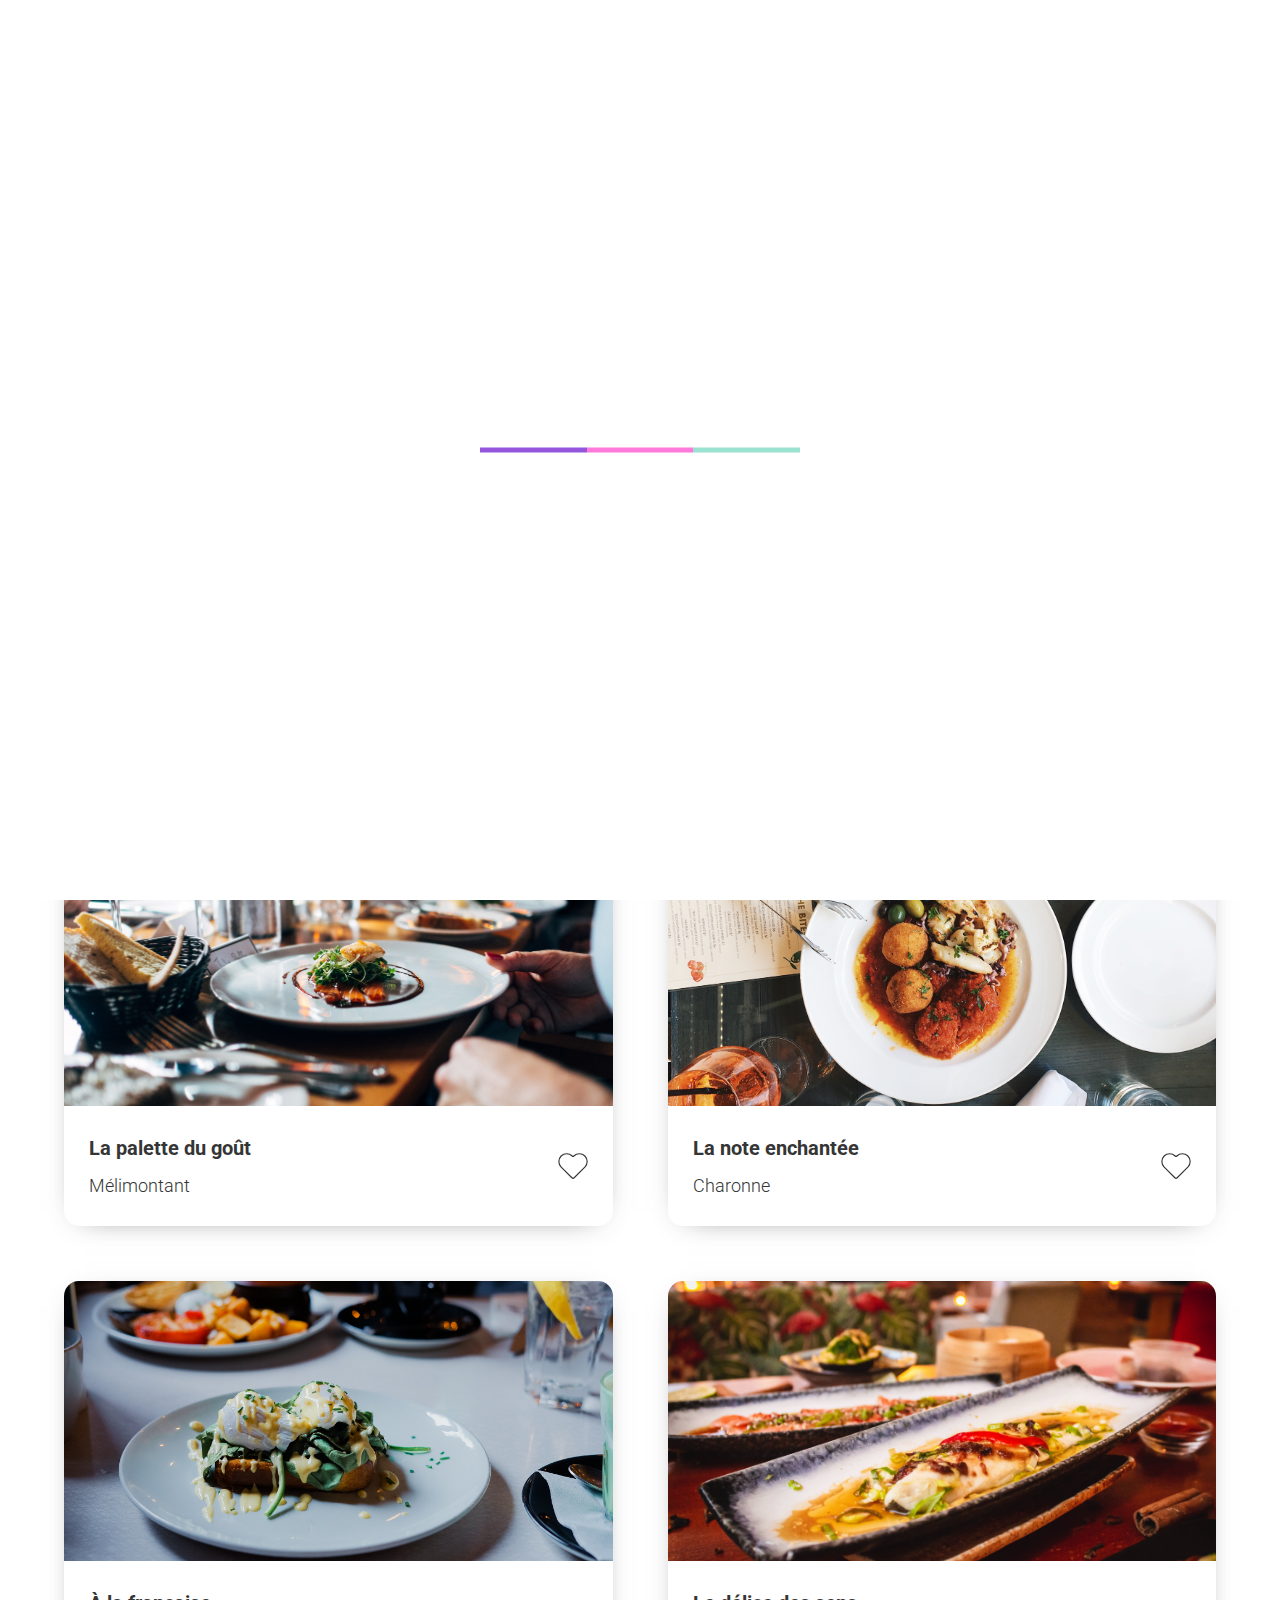
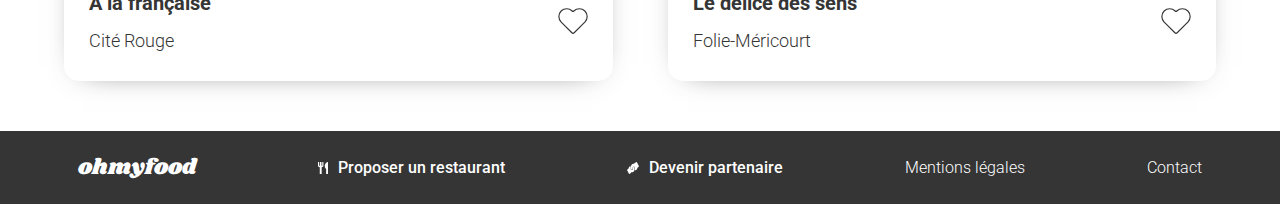
<file: index.html>
<!DOCTYPE html>
<html lang="fr">

<head>
  <meta charset="UTF-8" />
  <meta http-equiv="X-UA-Compatible" content="IE=edge" />
  <meta name="viewport" content="width=device-width, initial-scale=1.0" />

  <!-- Primary Meta Tags -->
  <title>Ohmyfood</title>
  <meta name="title" content="Ohmyfood" />
  <meta name="description"
    content="Réservez le menu qui vous convient, découvrez des restaurants d'exception, séléctionnés par nos soins." />

  <!-- Link css -->

  <link rel="stylesheet" type="text/css" href="./css/styles.css" />
  <link rel="stylesheet" type="text/css" href="./css/main.css" />
  <link rel="preconnect" href="https://fonts.googleapis.com">
  <link rel="preconnect" href="https://fonts.gstatic.com" crossorigin>
  <link
    href="https://fonts.googleapis.com/css2?family=Roboto:ital,wght@0,100;0,300;0,400;0,500;0,900;1,100;1,300;1,400;1,500;1,700;1,900&family=Shrikhand&display=swap"
    rel="stylesheet">

</head>

<body>

  <div class="loader">
    <div class="loader__wrapper">
      <div class="loader__wrapper__element loader__wrapper__element--1"></div>
      <div class="loader__wrapper__element loader__wrapper__element--2"></div>
      <div class="loader__wrapper__element loader__wrapper__element--3"></div>
    </div>
  </div>

  <header>
    <div class="nav">
      <div class="nav__logo">
        ohmyfood
      </div>
      <div class="nav__loc">
        <img src="./assets/svg/pos.svg" alt="">
        <h5>Paris, Belleville</h5>
      </div>
    </div>
  </header>

  <div class="info">
    <div class="presentation">
      <h1>Réservez le menu qui vous convient</h1>
      <h2>Découvrez des restaurants d'exception, séléctionnés par nos soins.</h2>
      <a class="presentation__cta cta" href="#list">Explorer nos restaurants</a>
    </div>

    <div class="running">
      <h2>Fonctionnement</h2>

      <!-- images en css avec attribut d'element pour changer la couleur ? fill emmet une erreur -->
      <div class="running__step" data-number="1">
        <div class="running__step__img running__step__img--1"></div>
        <h5>Choisissez un restaurant</h5>
      </div>
      <div class="running__step" data-number="2">
        <div class="running__step__img running__step__img--2"></div>
        <h5>Composez votre menu</h5>
      </div>
      <div class="running__step" data-number="3">
        <div class="running__step__img running__step__img--3"></div>
        <h5>Dégustez au restaurant</h5>
      </div>
    </div>
  </div>

  <div class="list" id="list">
    <h2>Restaurants</h2>
    <div class="list__wrapper">


      <div class="list__wrapper__container list__card__new">
        <a href="./la-palette-du-gout/" class="list__card">
          <div class="card__wrapper--img">
            <img src="./assets/img/restaurants/jay-wennington-N_Y88TWmGwA-unsplash.jpg" alt="">
          </div>
          <div class="list__card__info">
            <div class="list__card__info__text">
              <h4>La palette du goût</h4>
              <h4 class="list__card__info__text__pos">Mélimontant</h4>
            </div>
          </div>
        </a>
        <div class="hearth"></div>
      </div>

      <div class="list__wrapper__container list__card__new">
        <a href="./la-note-enchantee/" class="list__card">
          <div class="card__wrapper--img">
            <img src="./assets/img/restaurants/stil-u2Lp8tXIcjw-unsplash.jpg" alt="">
          </div>
          <div class="list__card__info">
            <div class="list__card__info__text">
              <h4>La note enchantée</h4>
              <h4 class="list__card__info__text__pos">Charonne</h4>
            </div>
          </div>
        </a>
        <div class="hearth"></div>
      </div>

      <div class="list__wrapper__container">
        <a href="./a-la-francaise/" class="list__card">
          <div class="card__wrapper--img">
            <img src="./assets/img/restaurants/toa-heftiba-DQKerTsQwi0-unsplash.jpg" alt="">
          </div>
          <div class="list__card__info">
            <div class="list__card__info__text">
              <h4>À la française</h4>
              <h4 class="list__card__info__text__pos">Cité Rouge</h4>
            </div>
          </div>
        </a>
        <div class="hearth"></div>
      </div>

      <div class="list__wrapper__container">
        <a href="./le-delice-des-sens/" class="list__card">
          <div class="card__wrapper--img">
            <img src="./assets/img/restaurants/louis-hansel-shotsoflouis-qNBGVyOCY8Q-unsplash.jpg" alt="">
          </div>
          <div class="list__card__info">
            <div class="list__card__info__text">
              <h4>Le délice des sens</h4>
              <h4 class="list__card__info__text__pos">Folie-Méricourt</h4>
            </div>
          </div>
        </a>
        <div class="hearth"></div>
      </div>



    </div>
  </div>

  <footer>
    <ul>
      <li class="footer__title">ohmyfood</li>
      <li>
        <a href="#">
          <img src="./assets/svg/dishes.svg" alt="">
          Proposer un restaurant
        </a>
      </li>
      <li>
        <a href="#">
          <img src="./assets/svg/hands.svg" alt="">
          Devenir partenaire
        </a>
      </li>
      <li>
        <a href="#" class="footer__thin">
          Mentions légales
        </a>
      </li>
      <li>
        <a href="mailto:votreadresse@mail.fr" class="footer__thin">
          Contact
        </a>
      </li>
    </ul>
  </footer>
</body>

</html>
</file>
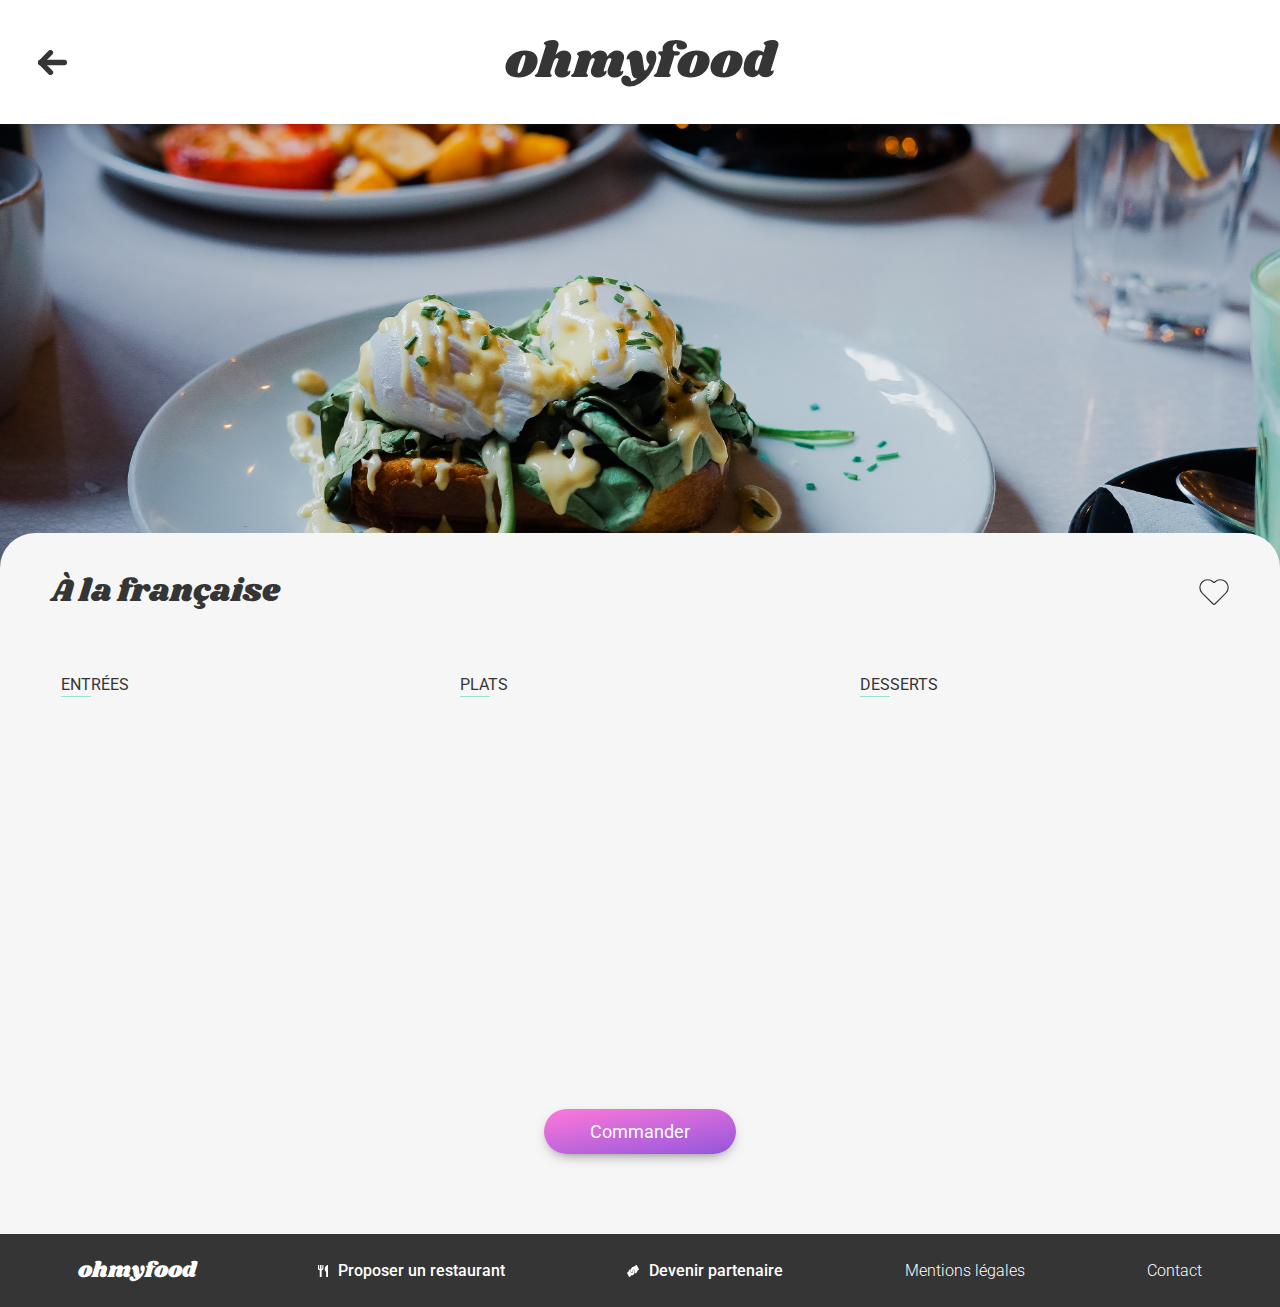
<file: a-la-francaise/index.html>
<!DOCTYPE html>
<html lang="fr">

<head>
  <meta charset="UTF-8" />
  <meta http-equiv="X-UA-Compatible" content="IE=edge" />
  <meta name="viewport" content="width=device-width, initial-scale=1.0" />

  <!-- Primary Meta Tags -->
  <title>Ohmyfood</title>
  <meta name="title" content="Ohmyfood" />
  <meta name="description" content="Réservez le menu qui vous convient, découvrez des restaurants d'exception, séléctionnés par nos soins." />

  <!-- Link css -->

  <link rel="stylesheet" type="text/css" href="../css/menu/styles.css" />
  <link rel="stylesheet" type="text/css" href="../css/main.css" />
  <link rel="preconnect" href="https://fonts.googleapis.com">
  <link rel="preconnect" href="https://fonts.gstatic.com" crossorigin>
  <link
    href="https://fonts.googleapis.com/css2?family=Roboto:ital,wght@0,100;0,300;0,400;0,500;0,900;1,100;1,300;1,400;1,500;1,700;1,900&family=Shrikhand&display=swap"
    rel="stylesheet">

</head>

<body>
  <header>
    <div class="nav">
      <div class="nav__logo">
        <a href="../" class="nav__logo__back">
          <img src="../assets/svg/back-arrow.svg" alt="">
        </a>
        ohmyfood
      </div>
    </div>
  </header>

  <img class="preview" src="../assets/img/restaurants/toa-heftiba-DQKerTsQwi0-unsplash.jpg" alt="">

  <div class="menu">
    <div class="menu__title">
      <h1>À la française</h1>
      <div class="hearth"></div>
    </div>
    <div class="menu__list">
      <div class="menu__list__categorie">
        <h5 class="menu__list__categorie__title">Entrées</h5>
        <div class="menu__list__categorie__cards">
          <div class="menu__list__categorie__cards__card appear__element appear__element--1">
            <div class="menu__list__categorie__cards__card__info">
              <h5>Tartare de poulpe acidulé</h5>
              <h6>Aux zestes d'orange</h6>
            </div>
            <h6 class="price">25€</h6>
            <div class="popup__check">
              <img class="checkbox" src="../assets/svg/checkbox.svg" alt="">
            </div>
          </div>
          <div class="menu__list__categorie__cards__card appear__element appear__element--2">
            <div class="menu__list__categorie__cards__card__info">
              <h5>Velouté de légumes d'antan</h5>
              <h6>Carotte, panais, topinambour</h6>
            </div>
            <h6 class="price">35€</h6>
            <div class="popup__check">
              <img class="checkbox" src="../assets/svg/checkbox.svg" alt="">
            </div>
          </div>
          <div class="menu__list__categorie__cards__card appear__element appear__element--3">
            <div class="menu__list__categorie__cards__card__info">
              <h5>Soupe à l'oignon</h5>
              <h6>Revisitée</h6>
            </div>
            <h6 class="price">20€</h6>
            <div class="popup__check">
              <img class="checkbox" src="../assets/svg/checkbox.svg" alt="">
            </div>
          </div>
        </div>
      </div>
      <div class="menu__list__categorie">
        <h5 class="menu__list__categorie__title">Plats</h5>
        <div class="menu__list__categorie__cards">
          <div class="menu__list__categorie__cards__card appear__element appear__element--1">
            <div class="menu__list__categorie__cards__card__info">
              <h5>Coquilles Saint-Jacques</h5>
              <h6>Accompagnées d'une purée de panais</h6>
            </div>
            <h6 class="price">40€</h6>
            <div class="popup__check">
              <img class="checkbox" src="../assets/svg/checkbox.svg" alt="">
            </div>
          </div>
          <div class="menu__list__categorie__cards__card appear__element appear__element--2">
            <div class="menu__list__categorie__cards__card__info">
              <h5>Magret de canard</h5>
              <h6>Et parmentier de pommes de terre</h6>
            </div>
            <h6 class="price">35€</h6>
            <div class="popup__check">
              <img class="checkbox" src="../assets/svg/checkbox.svg" alt="">
            </div>
          </div>
          <div class="menu__list__categorie__cards__card appear__element appear__element--3">
            <div class="menu__list__categorie__cards__card__info">
              <h5>Pigeonneau d’Ille-et-Vilaine</h5>
              <h6>Sur son lit de gnocchis aux légumes</h6>
            </div>
            <h6 class="price">44€</h6>
            <div class="popup__check">
              <img class="checkbox" src="../assets/svg/checkbox.svg" alt="">
            </div>
          </div>
        </div>
      </div>
      <div class="menu__list__categorie">
        <h5 class="menu__list__categorie__title">Desserts</h5>
        <div class="menu__list__categorie__cards">
          <div class="menu__list__categorie__cards__card appear__element appear__element--1">
            <div class="menu__list__categorie__cards__card__info">
              <h5>Pétales de violettes glacés</h5>
              <h6>Et purée de noisettes</h6>
            </div>
            <h6 class="price">18€</h6>
            <div class="popup__check">
              <img class="checkbox" src="../assets/svg/checkbox.svg" alt="">
            </div>
          </div>
          <div class="menu__list__categorie__cards__card appear__element appear__element--2">
            <div class="menu__list__categorie__cards__card__info">
              <h5>Fondant au chocolat</h5>
              <h6>Revisité</h6>
            </div>
            <h6 class="price">22€</h6>
            <div class="popup__check">
              <img class="checkbox" src="../assets/svg/checkbox.svg" alt="">
            </div>
          </div>
          <div class="menu__list__categorie__cards__card appear__element appear__element--3">
            <div class="menu__list__categorie__cards__card__info">
              <h5>Millefeuille croustillant</h5>
              <h6>Myrtilles et pâte d’amande</h6>
            </div>
            <h6 class="price">23€</h6>
            <div class="popup__check">
              <img class="checkbox" src="../assets/svg/checkbox.svg" alt="">
            </div>
          </div>
        </div>
      </div>
    </div>

    <a href="#" class="menu__cta cta">
      Commander
    </a>
  </div>
  <footer>
    <ul>
      <li class="footer__title">ohmyfood</li>
      <li>
        <a href="#">
          <img src="../assets/svg/dishes.svg" alt="">
          Proposer un restaurant
        </a>
      </li>
      <li>
        <a href="#">
          <img src="../assets/svg/hands.svg" alt="">
          Devenir partenaire
        </a>
      </li>
      <li>
        <a href="#" class="footer__thin">
          Mentions légales
        </a>
      </li>
      <li>
        <a href="mailto:votreadresse@mail.fr" class="footer__thin">
          Contact
        </a>
      </li>
    </ul>
  </footer>
</body>

</html>
</file>
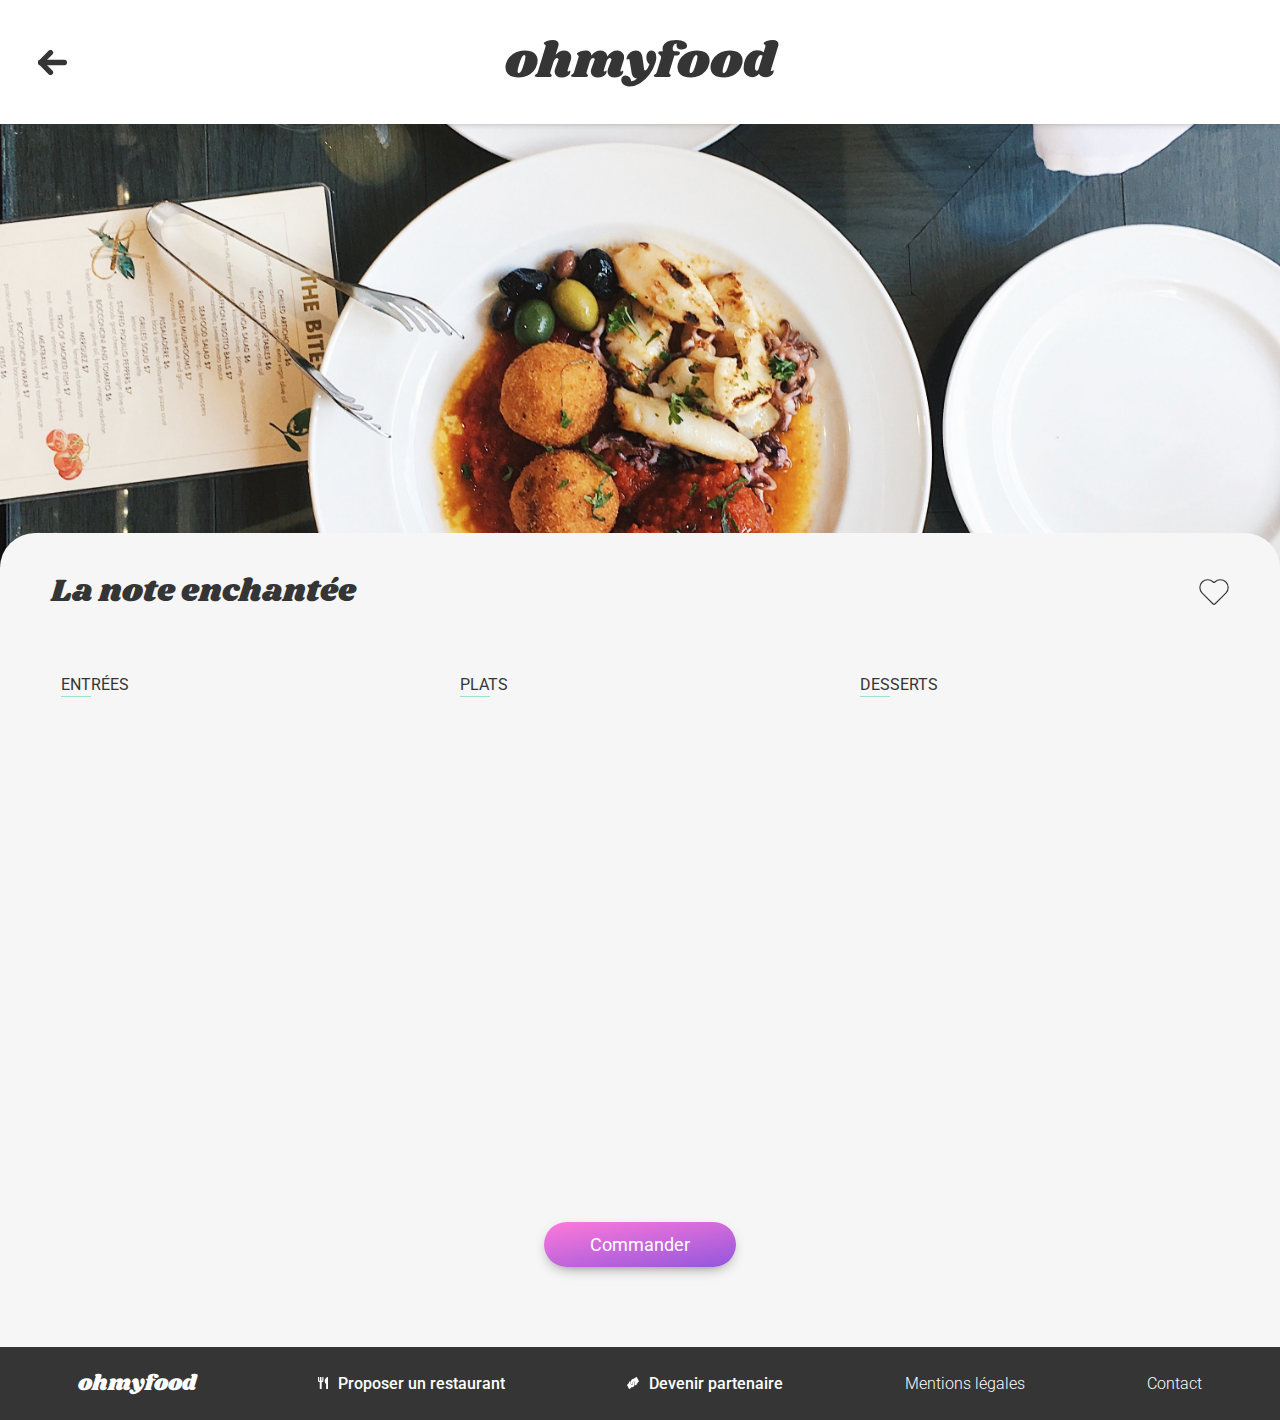
<file: la-note-enchantee/index.html>
<!DOCTYPE html>
<html lang="fr">

<head>
  <meta charset="UTF-8" />
  <meta http-equiv="X-UA-Compatible" content="IE=edge" />
  <meta name="viewport" content="width=device-width, initial-scale=1.0" />

  <!-- Primary Meta Tags -->
  <title>Ohmyfood</title>
  <meta name="title" content="Ohmyfood" />
  <meta name="description"
    content="Réservez le menu qui vous convient, découvrez des restaurants d'exception, séléctionnés par nos soins." />

  <!-- Link css -->

  <link rel="stylesheet" type="text/css" href="../css/menu/styles.css" />
  <link rel="stylesheet" type="text/css" href="../css/main.css" />
  <link rel="preconnect" href="https://fonts.googleapis.com">
  <link rel="preconnect" href="https://fonts.gstatic.com" crossorigin>
  <link
    href="https://fonts.googleapis.com/css2?family=Roboto:ital,wght@0,100;0,300;0,400;0,500;0,900;1,100;1,300;1,400;1,500;1,700;1,900&family=Shrikhand&display=swap"
    rel="stylesheet">

</head>

<body>
  <header>
    <div class="nav">
      <div class="nav__logo">
        <a href="../" class="nav__logo__back">
          <img src="../assets/svg/back-arrow.svg" alt="">
        </a>
        ohmyfood
      </div>
    </div>
  </header>

  <img class="preview" src="../assets/img/restaurants/stil-u2Lp8tXIcjw-unsplash.jpg" alt="">

  <div class="menu">
    <div class="menu__title">
      <h1>La note enchantée</h1>
      <div class="hearth"></div>
    </div>
    <div class="menu__list">
      <div class="menu__list__categorie">
        <h5 class="menu__list__categorie__title">Entrées</h5>
        <div class="menu__list__categorie__cards">
          <div class="menu__list__categorie__cards__card appear__element appear__element--1">
            <div class="menu__list__categorie__cards__card__info">
              <h5>Ravioles de foie gras</h5>
              <h6>Accompagnés de leur crème à la truffe</h6>
            </div>
            <h6 class="price">25€</h6>
            <div class="popup__check">
              <img class="checkbox" src="../assets/svg/checkbox.svg" alt="">
            </div>
          </div>
          <div class="menu__list__categorie__cards__card appear__element appear__element--2">
            <div class="menu__list__categorie__cards__card__info">
              <h5>Caviar osciètre</h5>
              <h6>Sur blini à la farine de blé noir</h6>
            </div>
            <h6 class="price">35€</h6>
            <div class="popup__check">
              <img class="checkbox" src="../assets/svg/checkbox.svg" alt="">
            </div>
          </div>
          <div class="menu__list__categorie__cards__card appear__element appear__element--3">
            <div class="menu__list__categorie__cards__card__info">
              <h5>Homard et espuma de potiron</h5>
              <h6>Mariné aux zestes d'orange</h6>
            </div>
            <h6 class="price">20€</h6>
            <div class="popup__check">
              <img class="checkbox" src="../assets/svg/checkbox.svg" alt="">
            </div>
          </div>
          <div class="menu__list__categorie__cards__card appear__element appear__element--4">
            <div class="menu__list__categorie__cards__card__info">
              <h5>Foie gras de canard cuit entier</h5>
              <h6>Confiture de figue et pain toasté</h6>
            </div>
            <h6 class="price">35€</h6>
            <div class="popup__check">
              <img class="checkbox" src="../assets/svg/checkbox.svg" alt="">
            </div>
          </div>
        </div>
      </div>
      <div class="menu__list__categorie">
        <h5 class="menu__list__categorie__title">Plats</h5>
        <div class="menu__list__categorie__cards">
          <div class="menu__list__categorie__cards__card appear__element appear__element--1">
            <div class="menu__list__categorie__cards__card__info">
              <h5>Noix de coquilles Saint-Jacques</h5>
              <h6>Sur lit de purée de céleri-rave</h6>
            </div>
            <h6 class="price">40€</h6>
            <div class="popup__check">
              <img class="checkbox" src="../assets/svg/checkbox.svg" alt="">
            </div>
          </div>
          <div class="menu__list__categorie__cards__card appear__element appear__element--2">
            <div class="menu__list__categorie__cards__card__info">
              <h5>Langoustine poêlée</h5>
              <h6>Purée de patate douce</h6>
            </div>
            <h6 class="price">35€</h6>
            <div class="popup__check">
              <img class="checkbox" src="../assets/svg/checkbox.svg" alt="">
            </div>
          </div>
          <div class="menu__list__categorie__cards__card appear__element appear__element--3">
            <div class="menu__list__categorie__cards__card__info">
              <h5>Mijoté de queue de boeuf</h5>
              <h6>Et riz sauvage aux zestes de citron</h6>
            </div>
            <h6 class="price">44€</h6>
            <div class="popup__check">
              <img class="checkbox" src="../assets/svg/checkbox.svg" alt="">
            </div>
          </div>
        </div>
      </div>
      <div class="menu__list__categorie">
        <h5 class="menu__list__categorie__title">Desserts</h5>
        <div class="menu__list__categorie__cards">
          <div class="menu__list__categorie__cards__card appear__element appear__element--1">
            <div class="menu__list__categorie__cards__card__info">
              <h5>Macaron noisette et chocolat</h5>
              <h6>Glace au caramel brun et sel de Guérande</h6>
            </div>
            <h6 class="price">18€</h6>
            <div class="popup__check">
              <img class="checkbox" src="../assets/svg/checkbox.svg" alt="">
            </div>
          </div>
          <div class="menu__list__categorie__cards__card appear__element appear__element--2">
            <div class="menu__list__categorie__cards__card__info">
              <h5>Baba au rhum revisité</h5>
              <h6>Avec son coulis de citron</h6>
            </div>
            <h6 class="price">22€</h6>
            <div class="popup__check">
              <img class="checkbox" src="../assets/svg/checkbox.svg" alt="">
            </div>
          </div>
          <div class="menu__list__categorie__cards__card appear__element appear__element--3">
            <div class="menu__list__categorie__cards__card__info">
              <h5>Tarte au citron meringuée</h5>
              <h6>Déstructurée</h6>
            </div>
            <h6 class="price">23€</h6>
            <div class="popup__check">
              <img class="checkbox" src="../assets/svg/checkbox.svg" alt="">
            </div>
          </div>
        </div>
      </div>
    </div>

    <a href="#" class="menu__cta cta">
      Commander
    </a>
  </div>
  <footer>
    <ul>
      <li class="footer__title">ohmyfood</li>
      <li>
        <a href="#">
          <img src="../assets/svg/dishes.svg" alt="">
          Proposer un restaurant
        </a>
      </li>
      <li>
        <a href="#">
          <img src="../assets/svg/hands.svg" alt="">
          Devenir partenaire
        </a>
      </li>
      <li>
        <a href="#" class="footer__thin">
          Mentions légales
        </a>
      </li>
      <li>
        <a href="mailto:votreadresse@mail.fr" class="footer__thin">
          Contact
        </a>
      </li>
    </ul>
  </footer>
</body>

</html>
</file>
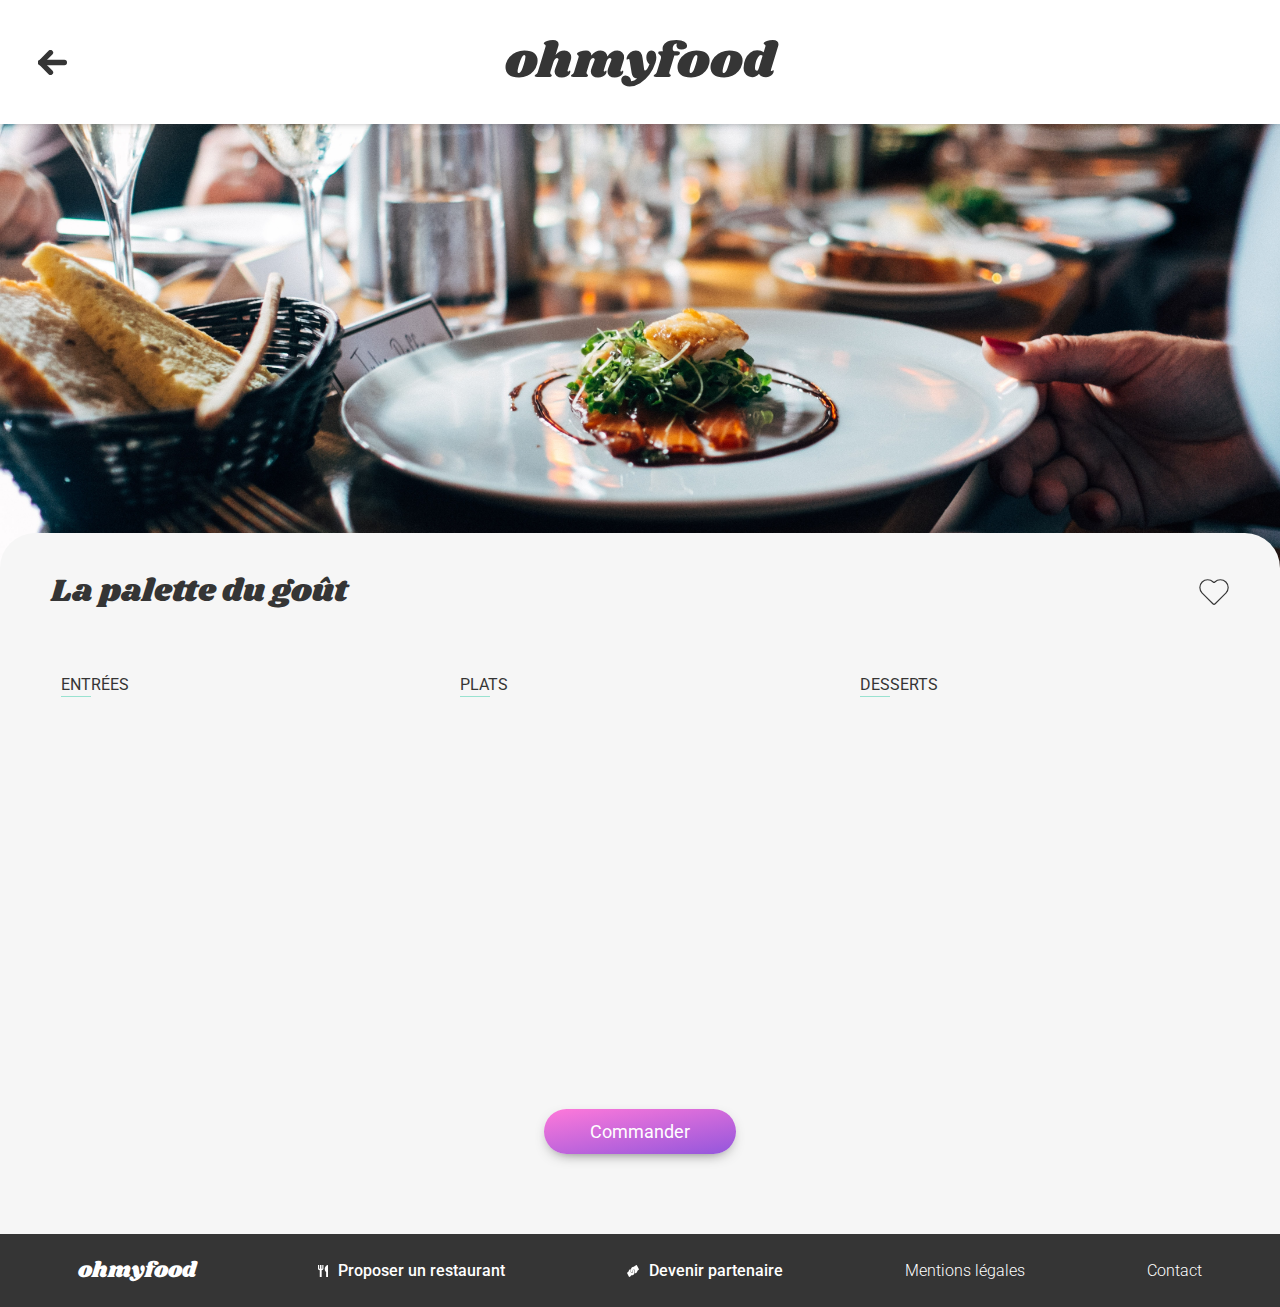
<file: la-palette-du-gout/index.html>
<!DOCTYPE html>
<html lang="fr">

<head>
  <meta charset="UTF-8" />
  <meta http-equiv="X-UA-Compatible" content="IE=edge" />
  <meta name="viewport" content="width=device-width, initial-scale=1.0" />

  <!-- Primary Meta Tags -->
  <title>Ohmyfood</title>
  <meta name="title" content="Ohmyfood" />
  <meta name="description" content="Réservez le menu qui vous convient, découvrez des restaurants d'exception, séléctionnés par nos soins." />

  <!-- Link css -->

  <link rel="stylesheet" type="text/css" href="../css/menu/styles.css" />
  <link rel="stylesheet" type="text/css" href="../css/main.css" />
  <link rel="preconnect" href="https://fonts.googleapis.com">
  <link rel="preconnect" href="https://fonts.gstatic.com" crossorigin>
  <link
    href="https://fonts.googleapis.com/css2?family=Roboto:ital,wght@0,100;0,300;0,400;0,500;0,900;1,100;1,300;1,400;1,500;1,700;1,900&family=Shrikhand&display=swap"
    rel="stylesheet">

</head>

<body>
  <header>
    <div class="nav">
      <div class="nav__logo">
        <a href="../" class="nav__logo__back">
          <img src="../assets/svg/back-arrow.svg" alt="">
        </a>
        ohmyfood
      </div>
    </div>
  </header>

  <img class="preview" src="../assets/img/restaurants/jay-wennington-N_Y88TWmGwA-unsplash.jpg" alt="">

  <div class="menu">
    <div class="menu__title">
      <h1>La palette du goût</h1>
      <div class="hearth"></div>
    </div>
    <div class="menu__list">
      <div class="menu__list__categorie">
        <h5 class="menu__list__categorie__title">Entrées</h5>
        <div class="menu__list__categorie__cards">
          <div class="menu__list__categorie__cards__card appear__element appear__element--1">
            <div class="menu__list__categorie__cards__card__info">
              <h5>Fricassée d'escargot</h5>
              <h6>Au piment d'Espelette</h6>
            </div>
            <h6 class="price">25€</h6>
            <div class="popup__check">
              <img class="checkbox" src="../assets/svg/checkbox.svg" alt="">
            </div>
          </div>
          <div class="menu__list__categorie__cards__card appear__element appear__element--2">
            <div class="menu__list__categorie__cards__card__info">
              <h5>Foie gras de canard mi-cuit</h5>
              <h6>Et ses copeaux de truffe noire</h6>
            </div>
            <h6 class="price">35€</h6>
            <div class="popup__check">
              <img class="checkbox" src="../assets/svg/checkbox.svg" alt="">
            </div>
          </div>
          <div class="menu__list__categorie__cards__card appear__element appear__element--3">
            <div class="menu__list__categorie__cards__card__info">
              <h5>Oeuf au plat</h5>
              <h6>Assaisonné à la truffe sur lit de caviar</h6>
            </div>
            <h6 class="price">20€</h6>
            <div class="popup__check">
              <img class="checkbox" src="../assets/svg/checkbox.svg" alt="">
            </div>
          </div>
        </div>
      </div>
      <div class="menu__list__categorie">
        <h5 class="menu__list__categorie__title">Plats</h5>
        <div class="menu__list__categorie__cards">
          <div class="menu__list__categorie__cards__card appear__element appear__element--1">
            <div class="menu__list__categorie__cards__card__info">
              <h5>Filet de boeuf aux herbes</h5>
              <h6>Accompagné de sa ribambelle de légumes</h6>
            </div>
            <h6 class="price">40€</h6>
            <div class="popup__check">
              <img class="checkbox" src="../assets/svg/checkbox.svg" alt="">
            </div>
          </div>
          <div class="menu__list__categorie__cards__card appear__element appear__element--2">
            <div class="menu__list__categorie__cards__card__info">
              <h5>Parmentier de queue de boeuf</h5>
              <h6>À la truffe noire sur sa purée de panais</h6>
            </div>
            <h6 class="price">35€</h6>
            <div class="popup__check">
              <img class="checkbox" src="../assets/svg/checkbox.svg" alt="">
            </div>
          </div>
          <div class="menu__list__categorie__cards__card appear__element appear__element--3">
            <div class="menu__list__categorie__cards__card__info">
              <h5>Filet de turbot</h5>
              <h6>Aux agrumes</h6>
            </div>
            <h6 class="price">44€</h6>
            <div class="popup__check">
              <img class="checkbox" src="../assets/svg/checkbox.svg" alt="">
            </div>
          </div>
        </div>
      </div>
      <div class="menu__list__categorie">
        <h5 class="menu__list__categorie__title">Desserts</h5>
        <div class="menu__list__categorie__cards">
          <div class="menu__list__categorie__cards__card appear__element appear__element--1">
            <div class="menu__list__categorie__cards__card__info">
              <h5>Paris-Brest</h5>
              <h6>Revisité</h6>
            </div>
            <h6 class="price">18€</h6>
            <div class="popup__check">
              <img class="checkbox" src="../assets/svg/checkbox.svg" alt="">
            </div>
          </div>
          <div class="menu__list__categorie__cards__card appear__element appear__element--2">
            <div class="menu__list__categorie__cards__card__info">
              <h5>Macaron au chocolat d'exception</h5>
              <h6>Et glace à la vanille de Madagascar</h6>
            </div>
            <h6 class="price">22€</h6>
            <div class="popup__check">
              <img class="checkbox" src="../assets/svg/checkbox.svg" alt="">
            </div>
          </div>
          <div class="menu__list__categorie__cards__card appear__element appear__element--3">
            <div class="menu__list__categorie__cards__card__info">
              <h5>Mousse au chocolat</h5>
              <h6>Au piment d'Espelette et à la truffe noire</h6>
            </div>
            <h6 class="price">23€</h6>
            <div class="popup__check">
              <img class="checkbox" src="../assets/svg/checkbox.svg" alt="">
            </div>
          </div>
        </div>
      </div>
    </div>

    <a href="#" class="menu__cta cta">
      Commander
    </a>
  </div>
  <footer>
    <ul>
      <li class="footer__title">ohmyfood</li>
      <li>
        <a href="#">
          <img src="../assets/svg/dishes.svg" alt="">
          Proposer un restaurant
        </a>
      </li>
      <li>
        <a href="#">
          <img src="../assets/svg/hands.svg" alt="">
          Devenir partenaire
        </a>
      </li>
      <li>
        <a href="#" class="footer__thin">
          Mentions légales
        </a>
      </li>
      <li>
        <a href="mailto:votreadresse@mail.fr" class="footer__thin">
          Contact
        </a>
      </li>
    </ul>
  </footer>
</body>

</html>
</file>
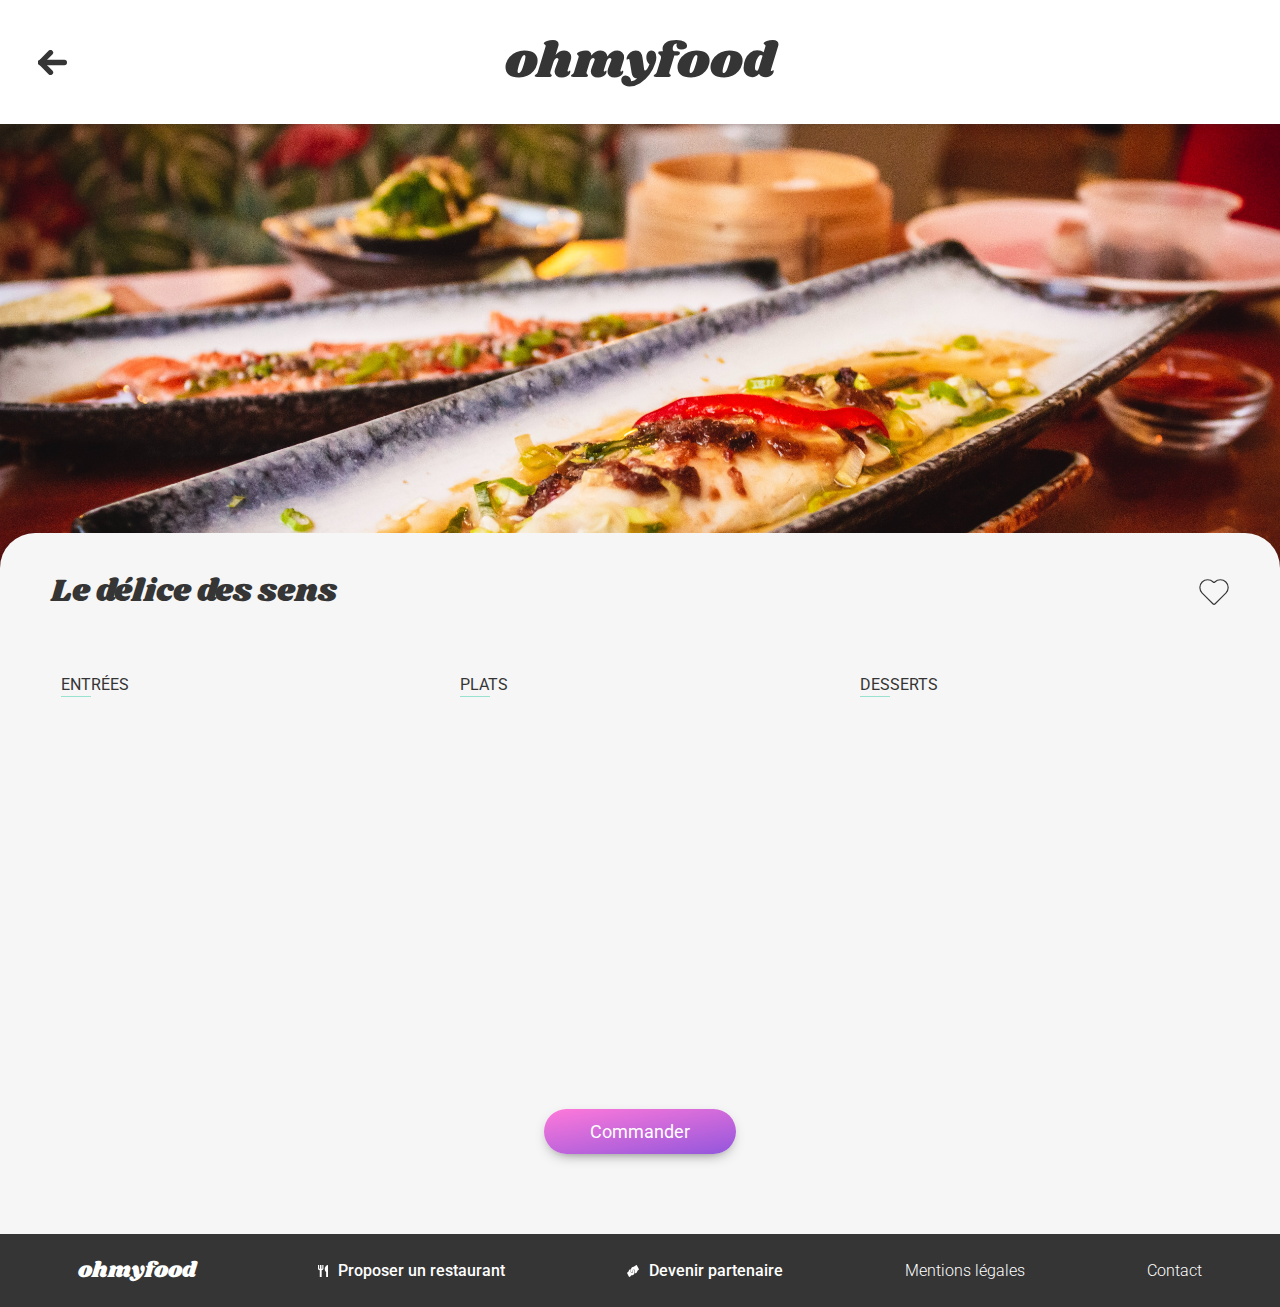
<file: le-delice-des-sens/index.html>
<!DOCTYPE html>
<html lang="fr">

<head>
  <meta charset="UTF-8" />
  <meta http-equiv="X-UA-Compatible" content="IE=edge" />
  <meta name="viewport" content="width=device-width, initial-scale=1.0" />

  <!-- Primary Meta Tags -->
  <title>Ohmyfood</title>
  <meta name="title" content="Ohmyfood" />
  <meta name="description" content="Réservez le menu qui vous convient, découvrez des restaurants d'exception, séléctionnés par nos soins." />

  <!-- Link css -->

  <link rel="stylesheet" type="text/css" href="../css/menu/styles.css" />
  <link rel="stylesheet" type="text/css" href="../css/main.css" />
  <link rel="preconnect" href="https://fonts.googleapis.com">
  <link rel="preconnect" href="https://fonts.gstatic.com" crossorigin>
  <link
    href="https://fonts.googleapis.com/css2?family=Roboto:ital,wght@0,100;0,300;0,400;0,500;0,900;1,100;1,300;1,400;1,500;1,700;1,900&family=Shrikhand&display=swap"
    rel="stylesheet">

</head>

<body>
  <header>
    <div class="nav">
      <div class="nav__logo">
        <a href="../" class="nav__logo__back">
          <img src="../assets/svg/back-arrow.svg" alt="">
        </a>
        ohmyfood
      </div>
    </div>
  </header>

  <img class="preview" src="../assets/img/restaurants/louis-hansel-shotsoflouis-qNBGVyOCY8Q-unsplash.jpg" alt="">

  <div class="menu">
    <div class="menu__title">
      <h1>Le délice des sens</h1>
      <div class="hearth"></div>
    </div>
    <div class="menu__list">
      <div class="menu__list__categorie">
        <h5 class="menu__list__categorie__title">Entrées</h5>
        <div class="menu__list__categorie__cards">
          <div class="menu__list__categorie__cards__card appear__element appear__element--1">
            <div class="menu__list__categorie__cards__card__info">
              <h5>Tartare de thon</h5>
              <h6>Assaisonné au yuzu</h6>
            </div>
            <h6 class="price">25€</h6>
            <div class="popup__check">
              <img class="checkbox" src="../assets/svg/checkbox.svg" alt="">
            </div>
          </div>
          <div class="menu__list__categorie__cards__card appear__element appear__element--2">
            <div class="menu__list__categorie__cards__card__info">
              <h5>Bouchée de homard croustillant</h5>
              <h6>Et sa farandole de petits légumes</h6>
            </div>
            <h6 class="price">35€</h6>
            <div class="popup__check">
              <img class="checkbox" src="../assets/svg/checkbox.svg" alt="">
            </div>
          </div>
          <div class="menu__list__categorie__cards__card appear__element appear__element--3">
            <div class="menu__list__categorie__cards__card__info">
              <h5>Velouté de cèpes</h5>
              <h6>Aux truffes</h6>
            </div>
            <h6 class="price">20€</h6>
            <div class="popup__check">
              <img class="checkbox" src="../assets/svg/checkbox.svg" alt="">
            </div>
          </div>
        </div>
      </div>
      <div class="menu__list__categorie">
        <h5 class="menu__list__categorie__title">Plats</h5>
        <div class="menu__list__categorie__cards">
          <div class="menu__list__categorie__cards__card appear__element appear__element--1">
            <div class="menu__list__categorie__cards__card__info">
              <h5>Poulet rôti aux herbes de Provence</h5>
              <h6>Et sa crème de truffe</h6>
            </div>
            <h6 class="price">40€</h6>
            <div class="popup__check">
              <img class="checkbox" src="../assets/svg/checkbox.svg" alt="">
            </div>
          </div>
          <div class="menu__list__categorie__cards__card appear__element appear__element--2">
            <div class="menu__list__categorie__cards__card__info">
              <h5>Langouste rôtie </h5>
              <h6>Et ses légumes de saison</h6>
            </div>
            <h6 class="price">35€</h6>
            <div class="popup__check">
              <img class="checkbox" src="../assets/svg/checkbox.svg" alt="">
            </div>
          </div>
          <div class="menu__list__categorie__cards__card appear__element appear__element--3">
            <div class="menu__list__categorie__cards__card__info">
              <h5>Côte de boeuf Angus</h5>
              <h6>Et sa purée de panais</h6>
            </div>
            <h6 class="price">44€</h6>
            <div class="popup__check">
              <img class="checkbox" src="../assets/svg/checkbox.svg" alt="">
            </div>
          </div>
        </div>
      </div>
      <div class="menu__list__categorie">
        <h5 class="menu__list__categorie__title">Desserts</h5>
        <div class="menu__list__categorie__cards">
          <div class="menu__list__categorie__cards__card appear__element appear__element--1">
            <div class="menu__list__categorie__cards__card__info">
              <h5>Farandole de desserts</h5>
              <h6>Du chef</h6>
            </div>
            <h6 class="price">18€</h6>
            <div class="popup__check">
              <img class="checkbox" src="../assets/svg/checkbox.svg" alt="">
            </div>
          </div>
          <div class="menu__list__categorie__cards__card appear__element appear__element--2">
            <div class="menu__list__categorie__cards__card__info">
              <h5>Crème brulée</h5>
              <h6>Revisitée</h6>
            </div>
            <h6 class="price">22€</h6>
            <div class="popup__check">
              <img class="checkbox" src="../assets/svg/checkbox.svg" alt="">
            </div>
          </div>
          <div class="menu__list__categorie__cards__card appear__element appear__element--3">
            <div class="menu__list__categorie__cards__card__info">
              <h5>Tiramisu</h5>
              <h6>À la noisette</h6>
            </div>
            <h6 class="price">23€</h6>
            <div class="popup__check">
              <img class="checkbox" src="../assets/svg/checkbox.svg" alt="">
            </div>
          </div>
        </div>
      </div>
    </div>

    <a href="#" class="menu__cta cta">
      Commander
    </a>
  </div>
  <footer>
    <ul>
      <li class="footer__title">ohmyfood</li>
      <li>
        <a href="#">
          <img src="../assets/svg/dishes.svg" alt="">
          Proposer un restaurant
        </a>
      </li>
      <li>
        <a href="#">
          <img src="../assets/svg/hands.svg" alt="">
          Devenir partenaire
        </a>
      </li>
      <li>
        <a href="#" class="footer__thin">
          Mentions légales
        </a>
      </li>
      <li>
        <a href="mailto:votreadresse@mail.fr" class="footer__thin">
          Contact
        </a>
      </li>
    </ul>
  </footer>
</body>

</html>
</file>
<file: css/styles.css>
.hearth {
  position: absolute;
  bottom: 15%;
  right: 15px;
  -webkit-transform: translate(0%, 50%);
          transform: translate(0%, 50%);
  width: 20px;
  height: 20px;
  background: center/contain no-repeat url("../assets/svg/hearth-stroke.svg");
  cursor: pointer;
  -webkit-transition: all 0.5s ease-in;
  transition: all 0.5s ease-in;
}

.hearth:hover {
  background: center/contain no-repeat url("../assets/svg/hearth.svg");
}

.info {
  width: 100%;
  display: -webkit-box;
  display: -ms-flexbox;
  display: flex;
  -webkit-box-orient: vertical;
  -webkit-box-direction: normal;
      -ms-flex-direction: column;
          flex-direction: column;
}

.presentation {
  padding: 30px 5% 50px 5%;
  width: 100%;
  display: -webkit-box;
  display: -ms-flexbox;
  display: flex;
  -webkit-box-orient: vertical;
  -webkit-box-direction: normal;
      -ms-flex-direction: column;
          flex-direction: column;
  -webkit-box-align: center;
      -ms-flex-align: center;
          align-items: center;
  -webkit-box-pack: center;
      -ms-flex-pack: center;
          justify-content: center;
  text-align: center;
  gap: 20px;
  background: #f6f6f6;
}

.presentation h1 {
  padding: 0 15% 0 15%;
  font-weight: 1000;
}

.presentation h2 {
  font-size: 16px;
  font-weight: 300;
}

.presentation__cta {
  margin: 7px 0 0 0;
  padding: 12px 16px 12px 16px;
  font-size: 14px;
  background: linear-gradient(-10deg, #9356dc, #ff79da);
  color: white;
  border: none;
  border-radius: 100px;
  -webkit-box-shadow: 0px 5px 15px -8px #353535;
          box-shadow: 0px 5px 15px -8px #353535;
  cursor: pointer;
}

.running {
  padding: 35px 0 25px 0;
  width: 100%;
  display: -webkit-box;
  display: -ms-flexbox;
  display: flex;
  -webkit-box-orient: vertical;
  -webkit-box-direction: normal;
      -ms-flex-direction: column;
          flex-direction: column;
  -webkit-box-align: center;
      -ms-flex-align: center;
          align-items: center;
  -webkit-box-pack: center;
      -ms-flex-pack: center;
          justify-content: center;
  gap: 15px;
}

.running h2 {
  width: 90%;
}

.running__step {
  position: relative;
  margin: 0 2.5% 0 2.5%;
  width: 85%;
  height: 60px;
  display: -webkit-box;
  display: -ms-flexbox;
  display: flex;
  -webkit-box-orient: horizontal;
  -webkit-box-direction: normal;
      -ms-flex-direction: row;
          flex-direction: row;
  -webkit-box-align: center;
      -ms-flex-align: center;
          align-items: center;
  -webkit-box-pack: left;
      -ms-flex-pack: left;
          justify-content: left;
  gap: 15px;
  background: #f6f6f6;
  border-radius: 10px;
  -webkit-box-shadow: 0px 5px 15px #d9d9d9;
          box-shadow: 0px 5px 15px #d9d9d9;
  -webkit-transform: translate(5px);
          transform: translate(5px);
}

.running__step img {
  width: auto;
  height: 25%;
}

.running__step__img {
  margin: 0 15px 0 0;
  width: 15px;
  height: 15px;
}

.running__step__img--1 {
  background: center/contain no-repeat url("../assets/svg/phone.svg");
}

.running__step__img--2 {
  background: center/contain no-repeat url("../assets/svg/list.svg");
}

.running__step__img--3 {
  background: center/contain no-repeat url("../assets/svg/restaurant.svg");
}

.running__step h5 {
  z-index: 1;
}

.running__step::before {
  content: attr(data-number);
  width: 20px;
  height: 20px;
  display: -webkit-box;
  display: -ms-flexbox;
  display: flex;
  -webkit-box-align: center;
      -ms-flex-align: center;
          align-items: center;
  -webkit-box-pack: center;
      -ms-flex-pack: center;
          justify-content: center;
  background: #9356dc;
  color: white;
  font-size: 80%;
  border-radius: 50%;
  -webkit-transform: translate(-50%);
          transform: translate(-50%);
}

.running__step::after {
  content: "";
  position: absolute;
  width: 100%;
  height: 100%;
  background: #9356dc;
  border-radius: 10px;
  opacity: 0;
}

.running__step:hover,
.running__step .running__step {
  -webkit-box-shadow: 0px 5px 15px #c9c9c9;
          box-shadow: 0px 5px 15px #c9c9c9;
}

.running__step:hover::after {
  opacity: 0.1;
}

.running__step:hover .running__step__img--1 {
  background: center/contain no-repeat url("../assets/svg/phone--purple.svg");
}

.running__step:hover .running__step__img--2 {
  background: center/contain no-repeat url("../assets/svg/list--purple.svg");
}

.running__step:hover .running__step__img--3 {
  background: center/contain no-repeat url("../assets/svg/restaurant--purple.svg");
}

.list {
  padding: 50px 0 50px 0;
  display: -webkit-box;
  display: -ms-flexbox;
  display: flex;
  -webkit-box-orient: vertical;
  -webkit-box-direction: normal;
      -ms-flex-direction: column;
          flex-direction: column;
  -webkit-box-align: center;
      -ms-flex-align: center;
          align-items: center;
  -webkit-box-pack: center;
      -ms-flex-pack: center;
          justify-content: center;
  gap: 25px;
  background: #f6f6f6;
}

.list h2 {
  width: 90%;
}

.list__wrapper {
  width: 90%;
  display: -webkit-box;
  display: -ms-flexbox;
  display: flex;
  -webkit-box-orient: horizontal;
  -webkit-box-direction: normal;
      -ms-flex-direction: row;
          flex-direction: row;
  -webkit-box-align: center;
      -ms-flex-align: center;
          align-items: center;
  -webkit-box-pack: center;
      -ms-flex-pack: center;
          justify-content: center;
  -ms-flex-wrap: wrap;
      flex-wrap: wrap;
  gap: 20px;
}

.list__wrapper__container {
  position: relative;
  min-width: 40%;
  height: 215px;
  color: #353535;
  overflow: hidden;
  border-radius: 15px;
  -webkit-box-shadow: 0px 5px 30px -20px #353535;
          box-shadow: 0px 5px 30px -20px #353535;
  -webkit-box-flex: 1;
      -ms-flex: 1 1 400px;
          flex: 1 1 400px;
}

.list__card {
  position: relative;
  min-width: 40%;
  height: 215px;
  color: #353535;
  overflow: hidden;
  border-radius: 15px;
  -webkit-box-shadow: 0px 5px 30px -20px #353535;
          box-shadow: 0px 5px 30px -20px #353535;
  -webkit-box-flex: 1;
      -ms-flex: 1 1 400px;
          flex: 1 1 400px;
}

.list__card .card__wrapper--img {
  width: 100%;
  height: 70%;
  overflow: hidden;
}

.list__card .card__wrapper--img img {
  width: 100%;
  height: 100%;
  -o-object-fit: cover;
     object-fit: cover;
  -o-object-position: 0 60%;
     object-position: 0 60%;
}

.list__card__new::after {
  content: "Nouveau";
  position: absolute;
  top: 4%;
  right: 4%;
  padding: 6px 12px 6px 12px;
  font-size: 12px;
  background: #99e2d0;
  color: #00724c;
  border-radius: 2px;
}

.list__card__info {
  padding: 0 15px 0 15px;
  height: 30%;
  display: -webkit-box;
  display: -ms-flexbox;
  display: flex;
  -webkit-box-orient: horizontal;
  -webkit-box-direction: normal;
      -ms-flex-direction: row;
          flex-direction: row;
  -webkit-box-align: center;
      -ms-flex-align: center;
          align-items: center;
  -webkit-box-pack: justify;
      -ms-flex-pack: justify;
          justify-content: space-between;
}

.list__card__info__text {
  display: -webkit-box;
  display: -ms-flexbox;
  display: flex;
  -webkit-box-orient: vertical;
  -webkit-box-direction: normal;
      -ms-flex-direction: column;
          flex-direction: column;
  gap: 5px;
}

.list__card__info__text__pos {
  font-weight: 300;
}

.list__card__info .hearth {
  padding: 0 30px 0 0;
}

@media screen and (min-width: 1024px) {
  .hearth {
    right: 25px;
    width: 30px;
    height: 30px;
  }
  .info {
    height: 60vh;
    -webkit-box-orient: horizontal;
    -webkit-box-direction: normal;
        -ms-flex-direction: row;
            flex-direction: row;
  }
  .presentation h1 {
    padding: 0;
    width: 100%;
    font-size: 2vw;
  }
  .presentation h2 {
    width: 60%;
    font-size: 1.4vw;
    font-weight: 400;
  }
  .presentation__cta {
    margin: 40px 0 0 0;
    font-size: 18px;
  }
  .running {
    padding: 35px 0 50px 0;
    -ms-flex-pack: distribute;
        justify-content: space-around;
    background: #f6f6f6;
  }
  .running h2 {
    width: 75%;
  }
  .running__step {
    height: 75px;
    gap: 15px;
    background: white;
  }
  .running__step__img {
    width: 18.75px;
    height: 18.75px;
  }
  .running h5 {
    font-size: 18px;
  }
  .running::before {
    width: 30px;
    height: 30px;
    font-size: 90%;
  }
  .list {
    background: none;
  }
  .list__wrapper {
    gap: 55px;
  }
  .list__wrapper__container {
    height: 400px;
  }
  .list__card {
    height: 400px;
  }
  .list__card__new::after {
    font-size: 16px;
  }
  .list__card__info {
    padding: 0 25px 0 25px;
    height: 30%;
    display: -webkit-box;
    display: -ms-flexbox;
    display: flex;
    -webkit-box-orient: horizontal;
    -webkit-box-direction: normal;
        -ms-flex-direction: row;
            flex-direction: row;
    -webkit-box-align: center;
        -ms-flex-align: center;
            align-items: center;
    -webkit-box-pack: justify;
        -ms-flex-pack: justify;
            justify-content: space-between;
  }
  .list__card__info__text {
    font-size: 20px;
    gap: 15px;
  }
  .list__card__info__text__pos {
    font-size: 18px;
  }
}
/*# sourceMappingURL=styles.css.map */
</file>
<file: css/main.css>
* {
  margin: 0;
  padding: 0;
  list-style: none;
  outline: none;
  -webkit-box-sizing: border-box;
          box-sizing: border-box;
  text-decoration: none;
  scroll-behavior: smooth;
  font-family: "Roboto", sans-serif;
  color: #353535;
}

body {
  position: relative;
}

.loader {
  position: fixed;
  width: 100%;
  height: 100%;
  background: white;
  z-index: 2;
  -webkit-animation: loader 2.5s linear forwards;
          animation: loader 2.5s linear forwards;
  overflow: hidden;
}

.loader__wrapper {
  position: absolute;
  top: 50%;
  left: 50%;
  width: 25vw;
  height: auto;
  display: -webkit-box;
  display: -ms-flexbox;
  display: flex;
  -webkit-box-align: center;
      -ms-flex-align: center;
          align-items: center;
  -webkit-box-pack: center;
      -ms-flex-pack: center;
          justify-content: center;
  -webkit-transform: translate(-50%, -50%);
          transform: translate(-50%, -50%);
}

.loader__wrapper__element {
  -webkit-box-flex: 1;
      -ms-flex: 1 1 33%;
          flex: 1 1 33%;
  height: 5px;
  -webkit-transform-origin: left;
          transform-origin: left;
  -webkit-animation: loader-element 1s ease-in-out forwards;
          animation: loader-element 1s ease-in-out forwards;
}

.loader__wrapper__element--1 {
  -webkit-animation-delay: 0.33333s;
          animation-delay: 0.33333s;
}

.loader__wrapper__element--2 {
  -webkit-animation-delay: 0.66667s;
          animation-delay: 0.66667s;
}

.loader__wrapper__element--3 {
  -webkit-animation-delay: 1s;
          animation-delay: 1s;
}

@-webkit-keyframes loader-element {
  0% {
    height: 5px;
  }
  75% {
    -webkit-transform: scale(2);
            transform: scale(2);
  }
  100% {
    height: 100vh;
  }
}

@keyframes loader-element {
  0% {
    height: 5px;
  }
  75% {
    -webkit-transform: scale(2);
            transform: scale(2);
  }
  100% {
    height: 100vh;
  }
}

.loader__wrapper__element--1 {
  background: #9356dc;
}

.loader__wrapper__element--2 {
  background: #ff79da;
}

.loader__wrapper__element--3 {
  background: #99e2d0;
}

@-webkit-keyframes loader {
  0% {
  }
  90% {
    -webkit-transform: translate(0, 0);
            transform: translate(0, 0);
  }
  100% {
    -webkit-transform: translate(0, 100%);
            transform: translate(0, 100%);
  }
}

@keyframes loader {
  0% {
  }
  90% {
    -webkit-transform: translate(0, 0);
            transform: translate(0, 0);
  }
  100% {
    -webkit-transform: translate(0, 100%);
            transform: translate(0, 100%);
  }
}

h1 {
  font-size: 20px;
}

h2 {
  font-size: 20px;
}

.nav {
  width: 100%;
  display: -webkit-box;
  display: -ms-flexbox;
  display: flex;
  -webkit-box-orient: vertical;
  -webkit-box-direction: normal;
      -ms-flex-direction: column;
          flex-direction: column;
  -webkit-box-align: start;
      -ms-flex-align: start;
          align-items: flex-start;
  -webkit-box-pack: center;
      -ms-flex-pack: center;
          justify-content: center;
}

.nav__logo {
  position: relative;
  padding: 4%;
  width: 100%;
  height: 100%;
  display: -webkit-box;
  display: -ms-flexbox;
  display: flex;
  -webkit-box-align: center;
      -ms-flex-align: center;
          align-items: center;
  -webkit-box-pack: center;
      -ms-flex-pack: center;
          justify-content: center;
  font-family: "Shrikhand", cursive;
  font-size: 25px;
  -webkit-box-shadow: 0px -5px 10px #353535;
          box-shadow: 0px -5px 10px #353535;
  z-index: 1;
}

.nav__logo__back {
  position: absolute;
  left: 5%;
  width: auto;
  height: 20%;
  display: -webkit-box;
  display: -ms-flexbox;
  display: flex;
  -webkit-box-align: center;
      -ms-flex-align: center;
          align-items: center;
  -webkit-box-pack: center;
      -ms-flex-pack: center;
          justify-content: center;
}

.nav__logo__back img {
  width: 100%;
  height: 100%;
}

.nav__loc {
  padding: 15px;
  width: 100%;
  height: 100%;
  display: -webkit-box;
  display: -ms-flexbox;
  display: flex;
  -webkit-box-align: center;
      -ms-flex-align: center;
          align-items: center;
  -webkit-box-pack: center;
      -ms-flex-pack: center;
          justify-content: center;
  gap: 10px;
  background: #eaeaea;
  color: #353535;
}

.nav__loc img {
  width: 15px;
  height: 15px;
}

.cta {
  position: relative;
  overflow: hidden;
}

.cta::after {
  content: "";
  position: absolute;
  top: 0;
  left: 0;
  width: 100%;
  height: 100%;
  background: white;
  opacity: 0;
  z-index: 1;
}

.cta:hover {
  -webkit-box-shadow: 0px 5px 15px -8px #111;
          box-shadow: 0px 5px 15px -8px #111;
}

.cta:hover::after {
  opacity: 0.1;
}

footer {
  padding: 20px;
  display: -webkit-box;
  display: -ms-flexbox;
  display: flex;
  -webkit-box-orient: vertical;
  -webkit-box-direction: normal;
      -ms-flex-direction: column;
          flex-direction: column;
  -webkit-box-align: start;
      -ms-flex-align: start;
          align-items: flex-start;
  -webkit-box-pack: center;
      -ms-flex-pack: center;
          justify-content: center;
  background: #353535;
}

footer ul {
  display: -webkit-box;
  display: -ms-flexbox;
  display: flex;
  -webkit-box-orient: vertical;
  -webkit-box-direction: normal;
      -ms-flex-direction: column;
          flex-direction: column;
  -webkit-box-align: start;
      -ms-flex-align: start;
          align-items: flex-start;
  -webkit-box-pack: center;
      -ms-flex-pack: center;
          justify-content: center;
  gap: 5px;
}

footer ul .footer__title {
  font-family: "Shrikhand", cursive;
}

footer ul li {
  color: white;
}

footer h4 {
  margin: 0 0 10px 0;
  font-family: "Shrikhand", cursive;
  font-weight: 100;
  font-size: 14px;
}

footer h4,
footer a {
  display: -webkit-box;
  display: -ms-flexbox;
  display: flex;
  -webkit-box-align: center;
      -ms-flex-align: center;
          align-items: center;
  font-size: 12px;
  font-weight: 500;
  color: white;
  gap: 10px;
}

footer h4 img,
footer a img {
  width: auto;
  height: 12px;
}

footer .footer__thin {
  font-weight: 300;
}

.appear__element {
  opacity: 0;
  -webkit-animation: appear 1s ease-in-out forwards;
          animation: appear 1s ease-in-out forwards;
}

.appear__element--1 {
  -webkit-animation-delay: 0.25s;
          animation-delay: 0.25s;
}

.appear__element--2 {
  -webkit-animation-delay: 0.5s;
          animation-delay: 0.5s;
}

.appear__element--3 {
  -webkit-animation-delay: 0.75s;
          animation-delay: 0.75s;
}

.appear__element--4 {
  -webkit-animation-delay: 1s;
          animation-delay: 1s;
}

@-webkit-keyframes appear {
  from {
    opacity: 0;
    -webkit-transform: translate(0, 50%);
            transform: translate(0, 50%);
  }
  to {
    opacity: 1;
  }
}

@keyframes appear {
  from {
    opacity: 0;
    -webkit-transform: translate(0, 50%);
            transform: translate(0, 50%);
  }
  to {
    opacity: 1;
  }
}

@media screen and (min-width: 1024px) {
  h1 {
    font-size: 32px;
  }
  h2 {
    font-size: 32px;
  }
  h5 {
    font-size: 16px;
  }
  h6 {
    font-size: 13px;
  }
  .nav {
    -webkit-box-align: start;
        -ms-flex-align: start;
            align-items: flex-start;
    -webkit-box-pack: left;
        -ms-flex-pack: left;
            justify-content: left;
  }
  .nav__logo {
    padding: 2%;
    font-size: 50px;
    background: white;
  }
  .nav__logo__back {
    left: 3%;
  }
  .nav__loc {
    font-size: 20px;
  }
  footer ul {
    width: 100%;
    -webkit-box-orient: horizontal;
    -webkit-box-direction: normal;
        -ms-flex-direction: row;
            flex-direction: row;
    -webkit-box-align: center;
        -ms-flex-align: center;
            align-items: center;
    -ms-flex-pack: distribute;
        justify-content: space-around;
  }
  footer ul .footer__title {
    padding: 0;
    margin: 0;
    font-size: 22px;
  }
  footer ul a {
    position: relative;
    font-size: 16px;
  }
  footer ul a::after {
    content: "";
    position: absolute;
    bottom: -30%;
    width: 0px;
    height: 1.5px;
    background: #99e2d0;
    -webkit-transition: all 0.7s ease-in-out;
    transition: all 0.7s ease-in-out;
  }
  footer ul a:hover::after {
    width: 30%;
  }
}
/*# sourceMappingURL=main.css.map */
</file>
<file: css/menu/styles.css>
.preview {
  -o-object-fit: cover;
     object-fit: cover;
  width: 100%;
  max-height: 450px;
}

body {
  background: #f6f6f6;
}

.menu {
  padding: 35px 4% 35px 4%;
  display: -webkit-box;
  display: -ms-flexbox;
  display: flex;
  -webkit-box-orient: vertical;
  -webkit-box-direction: normal;
      -ms-flex-direction: column;
          flex-direction: column;
  -webkit-box-align: center;
      -ms-flex-align: center;
          align-items: center;
  -webkit-box-pack: center;
      -ms-flex-pack: center;
          justify-content: center;
  gap: 25px;
  background: #f6f6f6;
  border-radius: 35px 35px 0 0;
  -webkit-transform: translate(0, -45px);
          transform: translate(0, -45px);
}

.menu__title {
  width: 100%;
  display: -webkit-box;
  display: -ms-flexbox;
  display: flex;
  -webkit-box-align: center;
      -ms-flex-align: center;
          align-items: center;
  -webkit-box-pack: justify;
      -ms-flex-pack: justify;
          justify-content: space-between;
}

.menu__title h1 {
  font-family: "Shrikhand", cursive;
  font-weight: 100;
}

.menu__title .hearth {
  width: 20px;
  height: 20px;
  background: center/contain no-repeat url("../../assets/svg/hearth-stroke.svg");
  cursor: pointer;
  -webkit-transition: all 0.5s ease-in;
  transition: all 0.5s ease-in;
}

.menu__title .hearth:hover {
  background: center/contain no-repeat url("../../assets/svg/hearth.svg");
}

.menu__list {
  width: 100%;
  display: -webkit-box;
  display: -ms-flexbox;
  display: flex;
  -webkit-box-orient: vertical;
  -webkit-box-direction: normal;
      -ms-flex-direction: column;
          flex-direction: column;
  -webkit-box-align: center;
      -ms-flex-align: center;
          align-items: center;
  -webkit-box-pack: center;
      -ms-flex-pack: center;
          justify-content: center;
  gap: 35px;
}

.menu__list__categorie {
  width: 100%;
}

.menu__list__categorie__title {
  position: relative;
  padding: 0 0 15px 0;
  text-transform: uppercase;
  font-weight: 400;
}

.menu__list__categorie__title::after {
  content: "";
  position: absolute;
  left: 0;
  bottom: 35%;
  width: 30px;
  height: 1.5px;
  background: #99e2d0;
}

.menu__list__categorie__cards {
  display: -webkit-box;
  display: -ms-flexbox;
  display: flex;
  -webkit-box-orient: vertical;
  -webkit-box-direction: normal;
      -ms-flex-direction: column;
          flex-direction: column;
  gap: 12.5px;
}

.menu__list__categorie__cards__card {
  padding: 0% 0% 0% 12px;
  height: 50px;
  display: -webkit-box;
  display: -ms-flexbox;
  display: flex;
  -webkit-box-align: center;
      -ms-flex-align: center;
          align-items: center;
  -webkit-box-pack: justify;
      -ms-flex-pack: justify;
          justify-content: space-between;
  gap: 10px;
  background: white;
  border-radius: 10px;
  -webkit-box-shadow: 0px 7px 7px #eaeaea;
          box-shadow: 0px 7px 7px #eaeaea;
  cursor: pointer;
  overflow: hidden;
}

.menu__list__categorie__cards__card .price {
  padding: 0 0 10px 0;
  height: 100%;
  display: -webkit-box;
  display: -ms-flexbox;
  display: flex;
  -webkit-box-orient: vertical;
  -webkit-box-direction: normal;
      -ms-flex-direction: column;
          flex-direction: column;
  -webkit-box-pack: end;
      -ms-flex-pack: end;
          justify-content: end;
}

.menu__list__categorie__cards__card .popup__check {
  content: "";
  display: -webkit-box;
  display: -ms-flexbox;
  display: flex;
  -webkit-box-align: center;
      -ms-flex-align: center;
          align-items: center;
  -webkit-box-pack: center;
      -ms-flex-pack: center;
          justify-content: center;
  background: #99e2d0;
  width: 0;
  height: 100%;
  -webkit-transition: all 0.5s ease-in-out;
  transition: all 0.5s ease-in-out;
  overflow: hidden;
}

.menu__list__categorie__cards__card .popup__check .checkbox {
  width: 20px;
  height: 20px;
}

.menu__list__categorie__cards__card:hover .popup__check {
  width: 50px;
}

.menu__list__categorie__cards__card:hover .checkbox {
  -webkit-animation: checkbox__rotate 0.5s ease-in-out;
          animation: checkbox__rotate 0.5s ease-in-out;
}

@-webkit-keyframes checkbox__rotate {
  to {
    -webkit-transform: rotate(360deg);
            transform: rotate(360deg);
  }
}

@keyframes checkbox__rotate {
  to {
    -webkit-transform: rotate(360deg);
            transform: rotate(360deg);
  }
}

.menu__list__categorie__cards__card__info {
  min-width: 50%;
  -webkit-box-flex: 1;
      -ms-flex: 1;
          flex: 1;
  height: 100%;
  display: -webkit-box;
  display: -ms-flexbox;
  display: flex;
  -webkit-box-orient: vertical;
  -webkit-box-direction: normal;
      -ms-flex-direction: column;
          flex-direction: column;
  -ms-flex-pack: distribute;
      justify-content: space-around;
}

.menu__list__categorie__cards__card__info h5,
.menu__list__categorie__cards__card__info h6 {
  white-space: nowrap;
  text-overflow: ellipsis;
  overflow: hidden;
}

.menu__list__categorie__cards__card__info h5 {
  padding: 10px 0 5px 0;
  font-weight: 600;
}

.menu__list__categorie__cards__card__info h6 {
  padding: 0 0 10px 0;
  font-weight: 400;
}

.menu__cta {
  margin: 15px 0 0 0;
  padding: 12px 46px 12px 46px;
  font-size: 14px;
  background: linear-gradient(-10deg, #9356dc, #ff79da);
  color: white;
  border: none;
  border-radius: 100px;
  -webkit-box-shadow: 0px 5px 15px -8px #353535;
          box-shadow: 0px 5px 15px -8px #353535;
}

@media screen and (min-width: 1024px) {
  .menu__title {
    margin: 0 0 35px 0;
  }
  .menu__title h1 {
    font-family: "Shrikhand", cursive;
    font-weight: 100;
  }
  .menu__title .hearth {
    width: 30px;
    height: 30px;
  }
  .menu__list {
    display: -webkit-box;
    display: -ms-flexbox;
    display: flex;
    -webkit-box-orient: horizontal;
    -webkit-box-direction: normal;
        -ms-flex-direction: row;
            flex-direction: row;
    -webkit-box-align: start;
        -ms-flex-align: start;
            align-items: flex-start;
    gap: 40px;
  }
  .menu__list__categorie {
    max-width: 30.5%;
  }
  .menu__list__categorie__cards__card {
    height: 100px;
  }
  .menu__list__categorie__cards__card .price {
    padding: 0 0 20px 0;
  }
  .menu__list__categorie__cards__card .popup__check .checkbox {
    width: 30px;
    height: 30px;
  }
  .menu__list__categorie__cards__card:hover .popup__check {
    width: 100px;
  }
  .menu__cta {
    margin: 50px 0 0 0;
    font-size: 18px;
  }
}
/*# sourceMappingURL=styles.css.map */
</file>
